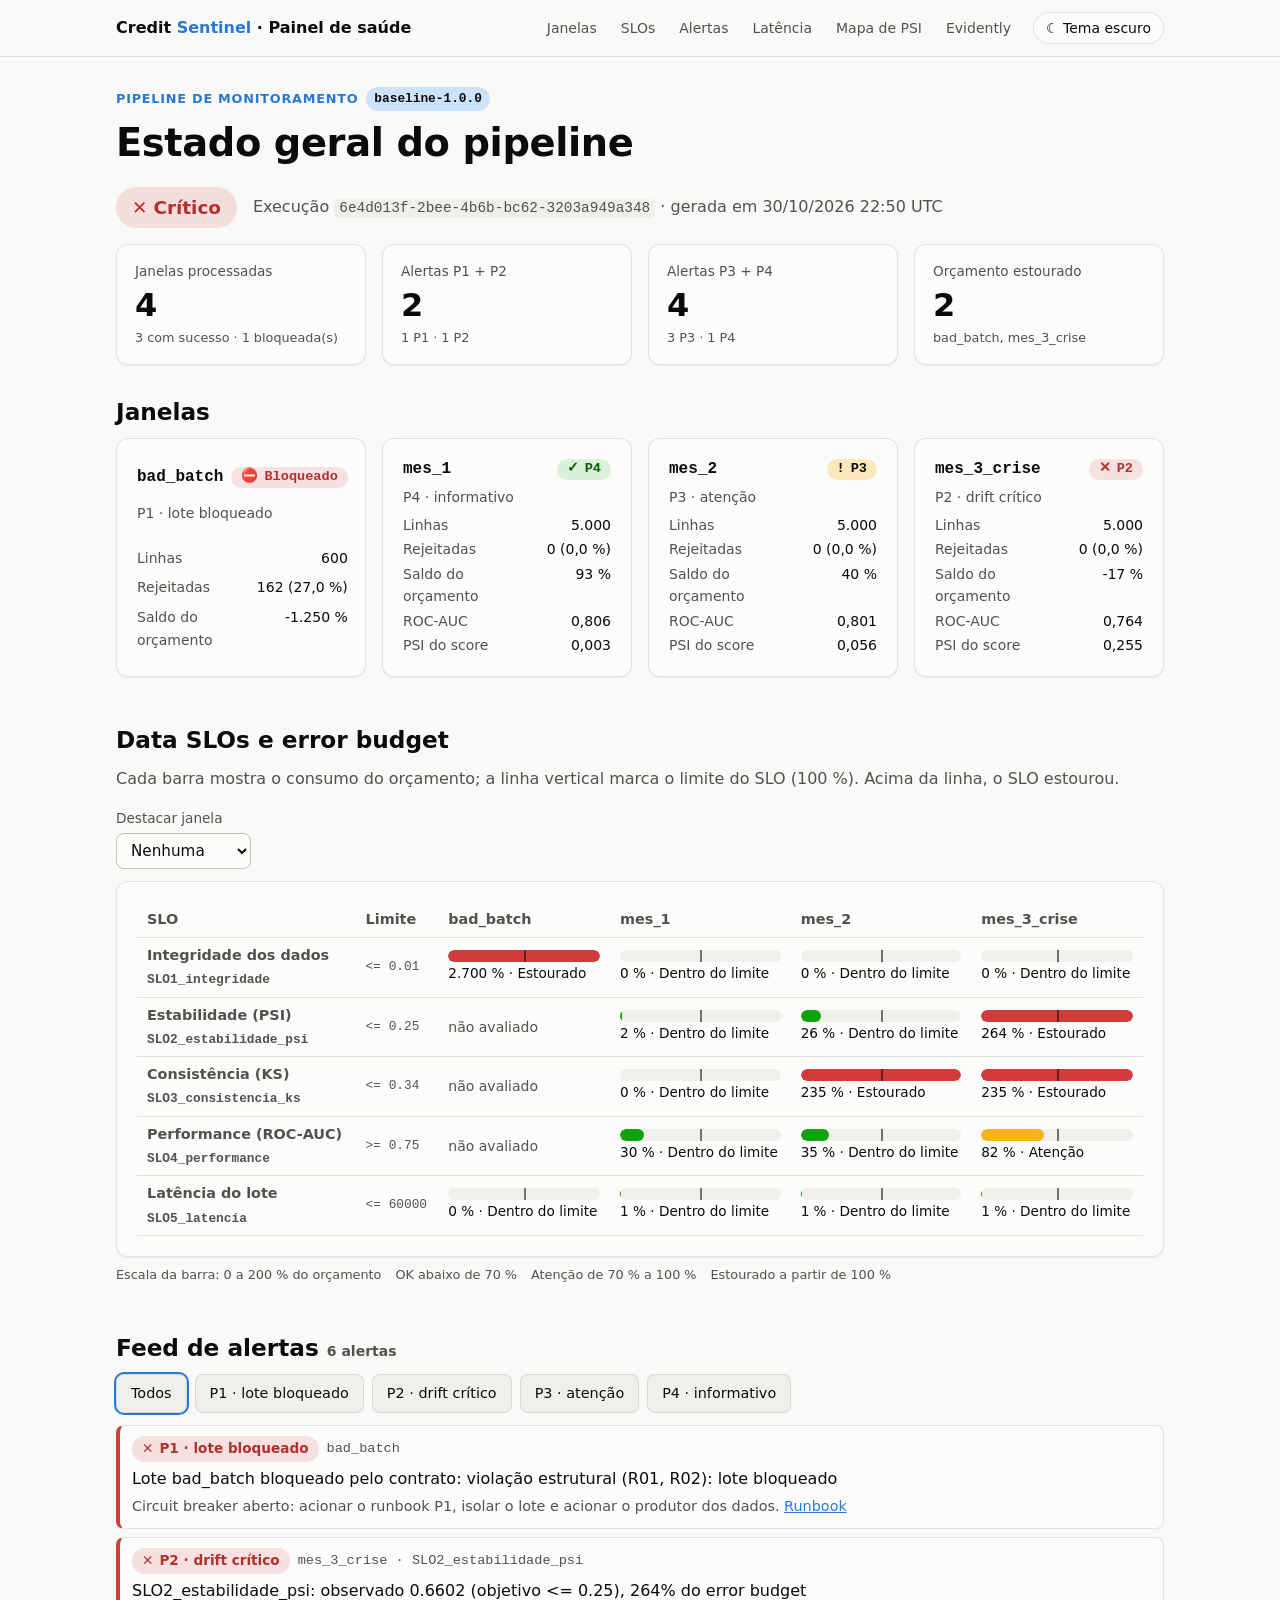
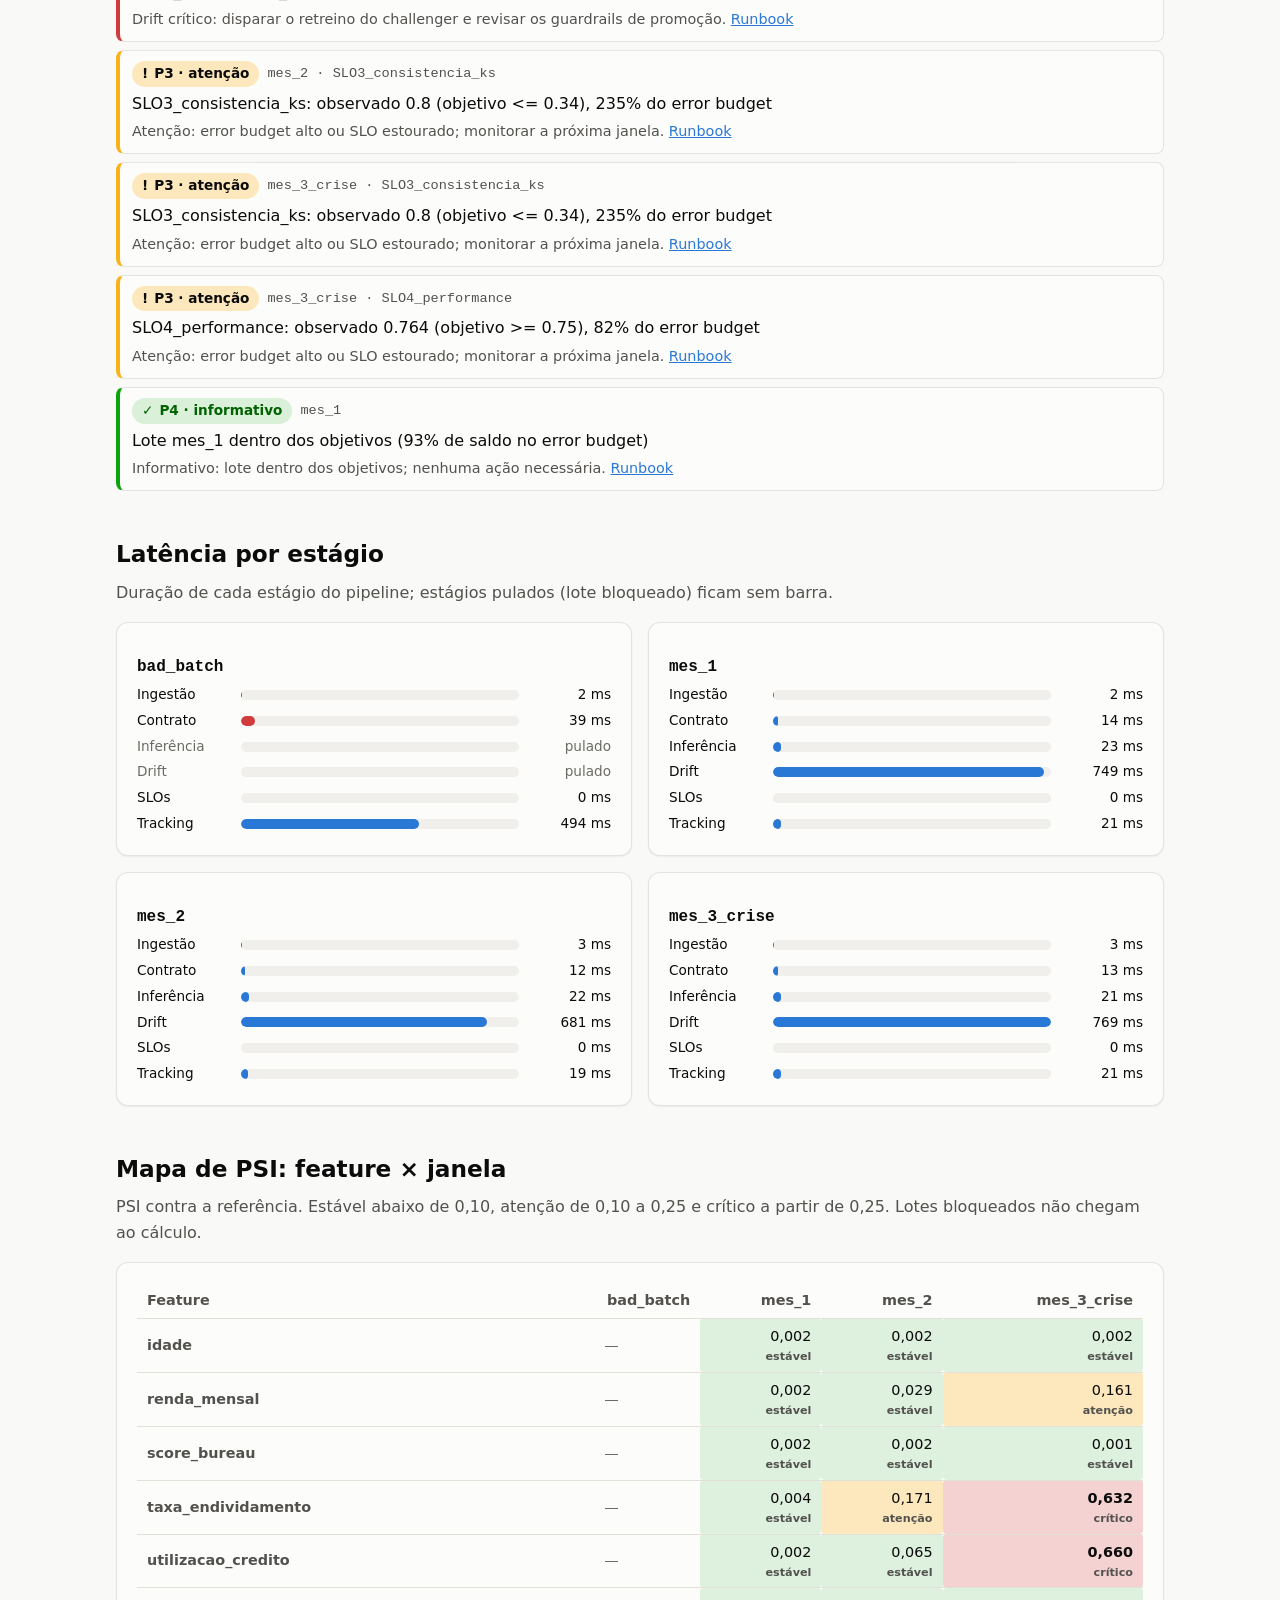
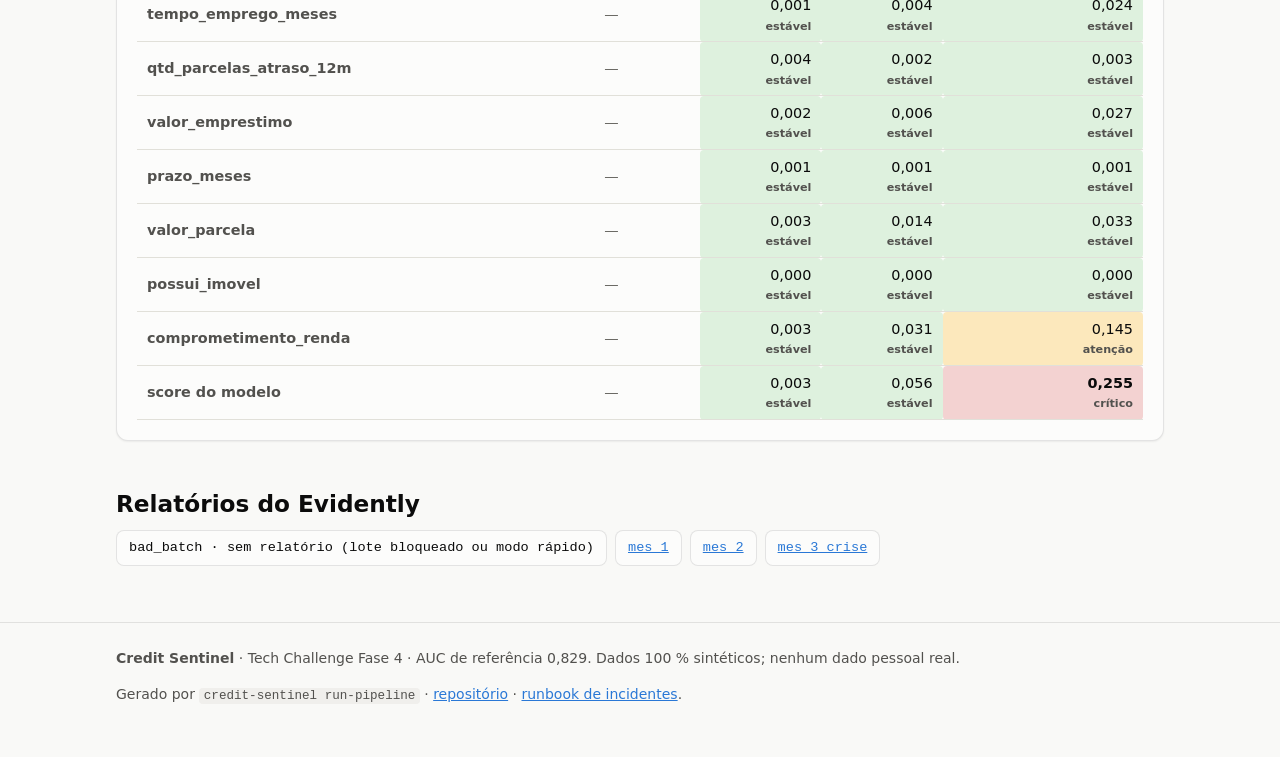
<file: reports/health_dashboard.html>
<!doctype html>
<html lang="pt-BR">
<head>
<meta charset="utf-8">
<meta name="viewport" content="width=device-width, initial-scale=1">
<title>Painel de saúde do pipeline · Credit Sentinel</title>
<meta name="description" content="Estado dos Data SLOs, error budget, alertas e drift por janela do pipeline de monitoramento.">
<link rel="icon" href="data:image/svg+xml,%3Csvg xmlns='http://www.w3.org/2000/svg' viewBox='0 0 32 32'%3E%3Crect width='32' height='32' rx='8' fill='%232a78d6'/%3E%3Cpath d='M9 17l5 5 9-11' stroke='white' stroke-width='3.5' fill='none' stroke-linecap='round' stroke-linejoin='round'/%3E%3C/svg%3E">
<style>
/* Credit Sentinel — páginas didáticas. Tokens por papel; tema escuro selecionado. */
:root {
  color-scheme: light;
  --page: #f9f9f7;
  --surface: #fcfcfb;
  --surface-2: #f0efec;
  --ink: #0b0b0b;
  --ink-2: #52514e;
  --muted: #6b6a65;
  --grid: #e1e0d9;
  --axis: #c3c2b7;
  --border: rgba(11, 11, 11, 0.1);
  --accent: #2a78d6;
  --accent-soft: #cde2fb;
  --series-1: #2a78d6;
  --series-2: #eb6834;
  --good: #0ca30c;
  --good-text: #006300;
  --critical: #d03b3b;
  --critical-text: #b42f2f;
  --warning: #fab219;
  --code-bg: #f0efec;
  --radius: 12px;
  --shadow: 0 1px 2px rgba(11, 11, 11, 0.06);
  --font: system-ui, -apple-system, "Segoe UI", Roboto, sans-serif;
  --mono: ui-monospace, "SF Mono", Menlo, Consolas, monospace;
}
@media (prefers-color-scheme: dark) {
  :root:where(:not([data-theme="light"])) {
    color-scheme: dark;
    --page: #0d0d0d;
    --surface: #1a1a19;
    --surface-2: #262624;
    --ink: #f0efec;
    --ink-2: #c3c2b7;
    --muted: #a3a29b;
    --grid: #2c2c2a;
    --axis: #383835;
    --border: rgba(255, 255, 255, 0.1);
    --accent: #3987e5;
    --accent-soft: #184f95;
    --series-1: #3987e5;
    --series-2: #d95926;
    --good-text: #0ca30c;
    --critical-text: #e66767;
    --code-bg: #262624;
    --shadow: none;
  }
}
:root[data-theme="dark"] {
  color-scheme: dark;
  --page: #0d0d0d;
  --surface: #1a1a19;
  --surface-2: #262624;
  --ink: #f0efec;
  --ink-2: #c3c2b7;
  --muted: #a3a29b;
  --grid: #2c2c2a;
  --axis: #383835;
  --border: rgba(255, 255, 255, 0.1);
  --accent: #3987e5;
  --accent-soft: #184f95;
  --series-1: #3987e5;
  --series-2: #d95926;
  --good-text: #0ca30c;
  --critical-text: #e66767;
  --code-bg: #262624;
  --shadow: none;
}

* { box-sizing: border-box; }
html { -webkit-text-size-adjust: 100%; }
body {
  margin: 0;
  background: var(--page);
  color: var(--ink);
  font: 16px/1.6 var(--font);
  overflow-x: hidden;
}
a { color: var(--accent); }
a:focus-visible, button:focus-visible, input:focus-visible, select:focus-visible {
  outline: 3px solid var(--accent);
  outline-offset: 2px;
}
code, pre { font-family: var(--mono); font-size: 0.9em; }
code { background: var(--code-bg); padding: 0.1em 0.35em; border-radius: 4px; }
h1, h2, h3 { line-height: 1.25; margin: 0 0 0.5em; }
h1 { font-size: clamp(1.7rem, 4vw, 2.4rem); letter-spacing: -0.01em; }
h2 { font-size: 1.45rem; }
h3 { font-size: 1.1rem; }
p { margin: 0 0 1em; }
.wrap { max-width: 1080px; margin: 0 auto; padding: 0 16px; }
.muted { color: var(--ink-2); }
.small { font-size: 0.875rem; }
.num { font-variant-numeric: tabular-nums; }

/* Cabeçalho e navegação */
.site-header {
  position: sticky; top: 0; z-index: 10;
  background: color-mix(in srgb, var(--page) 92%, transparent);
  backdrop-filter: blur(6px);
  border-bottom: 1px solid var(--border);
}
.site-header .wrap { display: flex; align-items: center; gap: 12px; min-height: 56px; flex-wrap: wrap; }
.brand { font-weight: 700; color: var(--ink); text-decoration: none; margin-right: auto; }
.brand span { color: var(--accent); }
.nav { display: flex; gap: 4px; flex-wrap: wrap; }
.nav a, .nav span {
  padding: 4px 10px; border-radius: 999px; font-size: 0.875rem; text-decoration: none; color: var(--ink-2);
}
.nav a:hover { background: var(--surface-2); color: var(--ink); }
.nav a[aria-current="page"] { background: var(--accent); color: #fff; }
.nav span { opacity: 0.55; }
.theme-toggle {
  border: 1px solid var(--border); background: var(--surface); color: var(--ink);
  border-radius: 999px; padding: 4px 12px; font: inherit; font-size: 0.875rem; cursor: pointer;
}

/* Hero */
.hero { padding: 40px 0 24px; }
.eyebrow {
  display: inline-flex; gap: 8px; align-items: center; font-size: 0.8rem; font-weight: 600;
  text-transform: uppercase; letter-spacing: 0.06em; color: var(--accent); margin-bottom: 8px;
}
.tag { white-space: nowrap; font-family: var(--mono); background: var(--accent-soft); color: var(--ink); padding: 2px 8px; border-radius: 999px; text-transform: none; letter-spacing: 0; }
.lead { font-size: 1.125rem; color: var(--ink-2); max-width: 70ch; }

/* Seções e cartões */
section { padding: 24px 0; }
.panel {
  background: var(--surface); border: 1px solid var(--border); border-radius: var(--radius);
  padding: 20px; box-shadow: var(--shadow);
}
.grid { display: grid; gap: 16px; }
.grid-2 { grid-template-columns: repeat(auto-fit, minmax(min(100%, 420px), 1fr)); }
.grid-3 { grid-template-columns: repeat(auto-fit, minmax(min(100%, 280px), 1fr)); }
.grid-4 { grid-template-columns: repeat(auto-fit, minmax(min(100%, 200px), 1fr)); }
.card h3 { margin-bottom: 0.35em; }
.card p:last-child { margin-bottom: 0; }
.rubric { font-size: 0.75rem; font-weight: 600; color: var(--ink-2); text-transform: uppercase; letter-spacing: 0.05em; }

/* KPIs */
.kpi { padding: 16px 18px; }
.kpi .label { font-size: 0.85rem; color: var(--ink-2); }
.kpi .value { font-size: 2rem; font-weight: 700; line-height: 1.15; margin: 4px 0; }
.kpi .note { font-size: 0.8rem; color: var(--ink-2); }

/* Status: cor reservada + ícone + rótulo, nunca cor sozinha */
.status { display: inline-flex; align-items: center; gap: 6px; font-weight: 700; padding: 2px 10px; border-radius: 999px; font-size: 0.85rem; }
.status::before { font-weight: 700; }
.status.ok { color: var(--good-text); background: color-mix(in srgb, var(--good) 14%, transparent); }
.status.ok::before { content: "✓"; }
.status.fail { color: var(--critical-text); background: color-mix(in srgb, var(--critical) 14%, transparent); }
.status.fail::before { content: "✕"; }
.status.na { color: var(--ink-2); background: var(--surface-2); }
.status.na::before { content: "—"; }

/* Formulários e botões */
.controls { display: flex; flex-wrap: wrap; gap: 8px; align-items: center; margin-bottom: 12px; }
.btn {
  border: 1px solid var(--border); background: var(--surface-2); color: var(--ink);
  padding: 7px 14px; border-radius: 8px; font: inherit; font-size: 0.9rem; cursor: pointer;
}
.btn:hover { border-color: var(--accent); }
.btn.primary { background: var(--accent); border-color: var(--accent); color: #fff; }
.btn[aria-pressed="true"] { outline: 2px solid var(--accent); }
.field { display: flex; flex-direction: column; gap: 4px; font-size: 0.85rem; color: var(--ink-2); }
.field input, .field select, select.select {
  font: inherit; font-size: 0.95rem; color: var(--ink); background: var(--surface);
  border: 1px solid var(--axis); border-radius: 8px; padding: 7px 10px; min-width: 0;
}
.form-grid { display: grid; gap: 12px; grid-template-columns: repeat(auto-fit, minmax(min(100%, 170px), 1fr)); }
input[type="range"] { width: 100%; accent-color: var(--accent); }

/* Listas de regras e inventário */
.rule-list { list-style: none; margin: 0; padding: 0; display: grid; gap: 6px; }
.rule-list li {
  display: grid; grid-template-columns: 52px 1fr auto; gap: 10px; align-items: center;
  padding: 8px 10px; border: 1px solid var(--border); border-radius: 8px; background: var(--surface);
}
.rule-id { font-family: var(--mono); font-weight: 700; }
.verdict { margin-top: 12px; padding: 12px; border-radius: 8px; background: var(--surface-2); }

.progress { height: 10px; background: var(--surface-2); border-radius: 999px; overflow: hidden; margin: 8px 0 12px; }
.progress > span { display: block; height: 100%; width: 0; background: var(--accent); transition: width 0.3s ease; }
.progress.fail > span { background: var(--critical); }
.progress.ok > span { background: var(--good); }
.log { list-style: none; margin: 0; padding: 0; display: grid; gap: 4px; font-family: var(--mono); font-size: 0.82rem; }
.log li { padding: 6px 10px; border-left: 3px solid var(--axis); background: var(--surface-2); border-radius: 4px; }
.log li.structural { border-left-color: var(--critical); }

/* Gráficos e tabelas */
figure.chart { margin: 0; }
.chart-box { position: relative; height: 260px; }
.chart-box.tall { height: 340px; }
figure.chart figcaption { font-size: 0.85rem; color: var(--ink-2); margin-top: 6px; }
.table-wrap { overflow-x: auto; }
table { border-collapse: collapse; width: 100%; font-size: 0.9rem; }
th, td { text-align: left; padding: 6px 10px; border-bottom: 1px solid var(--grid); }
th { color: var(--ink-2); font-weight: 600; }
td.num, th.num { text-align: right; font-variant-numeric: tabular-nums; }
.matrix { display: grid; grid-template-columns: auto 1fr 1fr; gap: 4px; font-size: 0.9rem; max-width: 420px; }
.matrix div { padding: 8px; border-radius: 6px; background: var(--surface-2); text-align: center; }
.matrix .head { background: transparent; color: var(--ink-2); font-size: 0.8rem; }
.matrix strong { display: block; font-size: 1.2rem; font-variant-numeric: tabular-nums; }

/* Comandos */
.cmd { display: flex; gap: 8px; align-items: stretch; margin-bottom: 8px; }
.cmd pre { flex: 1; margin: 0; padding: 10px 12px; background: var(--code-bg); border-radius: 8px; overflow-x: auto; }
.checklist { list-style: none; margin: 0; padding: 0; display: grid; gap: 8px; }
.checklist li { display: grid; grid-template-columns: auto 1fr; gap: 10px; align-items: start; }
.checklist .evidence { font-size: 0.85rem; color: var(--ink-2); }
.hash { font-family: var(--mono); font-size: 0.8rem; word-break: break-all; }

.site-footer { border-top: 1px solid var(--border); margin-top: 32px; padding: 24px 0 40px; color: var(--ink-2); font-size: 0.875rem; }

@media (prefers-reduced-motion: reduce) {
  *, *::before, *::after { transition: none !important; animation: none !important; scroll-behavior: auto !important; }
}
@media (max-width: 560px) {
  .rule-list li { grid-template-columns: 44px 1fr; }
  .rule-list li .status { grid-column: 2; justify-self: start; }
  .kpi .value { font-size: 1.6rem; }
}

/* Painel de saúde do pipeline: gauges em CSS, mapa de PSI e feed de alertas. */
.dash-hero { padding: 28px 0 8px; }
.overall { display: flex; flex-wrap: wrap; gap: 16px; align-items: center; }
.overall .badge { font-size: 1.15rem; padding: 6px 16px; }
.badge { display: inline-flex; align-items: center; gap: 6px; font-weight: 700; border-radius: 999px; padding: 2px 10px; font-size: 0.85rem; }
.badge::before { font-weight: 700; }
.badge.estavel { color: var(--good-text); background: color-mix(in srgb, var(--good) 14%, transparent); }
.badge.estavel::before { content: "✓"; }
.badge.atencao { color: var(--ink); background: color-mix(in srgb, var(--warning) 28%, transparent); }
.badge.atencao::before { content: "!"; }
.badge.critico { color: var(--critical-text); background: color-mix(in srgb, var(--critical) 14%, transparent); }
.badge.critico::before { content: "✕"; }
.badge.bloqueado { color: var(--critical-text); background: color-mix(in srgb, var(--critical) 14%, transparent); }
.badge.bloqueado::before { content: "⛔"; }

.win-card { display: grid; gap: 6px; }
.win-card h3 { display: flex; justify-content: space-between; gap: 8px; align-items: center; margin: 0; font-family: var(--mono); font-size: 1rem; }
.win-card dl { margin: 0; display: grid; grid-template-columns: auto 1fr; gap: 2px 12px; font-size: 0.875rem; }
.win-card dt { color: var(--ink-2); }
.win-card dd { margin: 0; text-align: right; font-variant-numeric: tabular-nums; }

.gauge { position: relative; height: 12px; border-radius: 999px; background: var(--surface-2); overflow: hidden; min-width: 110px; }
.gauge .fill { position: absolute; inset: 0 auto 0 0; border-radius: 999px; background: var(--good); }
.gauge.warn .fill { background: var(--warning); }
.gauge.breached .fill { background: var(--critical); }
.gauge .limit { position: absolute; top: 0; bottom: 0; left: 50%; width: 2px; background: var(--ink); opacity: 0.55; }
.gauge-cell { min-width: 150px; }
.gauge-text { font-variant-numeric: tabular-nums; font-size: 0.85rem; }
.slo-name { font-weight: 600; }
.slo-limit { font-family: var(--mono); font-size: 0.8rem; color: var(--ink-2); }
th.is-selected, td.is-selected { background: color-mix(in srgb, var(--accent) 10%, transparent); }
.legend { display: flex; gap: 14px; flex-wrap: wrap; font-size: 0.8rem; color: var(--ink-2); margin: 8px 0 0; }

.psi { text-align: right; font-variant-numeric: tabular-nums; border-radius: 4px; }
.psi.estavel { background: color-mix(in srgb, var(--good) 12%, transparent); }
.psi.atencao { background: color-mix(in srgb, var(--warning) 28%, transparent); }
.psi.critico { background: color-mix(in srgb, var(--critical) 22%, transparent); font-weight: 700; }
.psi.nd { color: var(--muted); text-align: center; }
.psi .tag-level { display: block; font-size: 0.7rem; font-weight: 600; color: var(--ink-2); }

.feed { list-style: none; margin: 0; padding: 0; display: grid; gap: 8px; }
.feed li { display: grid; gap: 4px; padding: 10px 12px; border: 1px solid var(--border); border-left-width: 4px; border-radius: 8px; background: var(--surface); }
.feed li[data-severity="P1"], .feed li[data-severity="P2"] { border-left-color: var(--critical); }
.feed li[data-severity="P3"] { border-left-color: var(--warning); }
.feed li[data-severity="P4"] { border-left-color: var(--good); }
.feed .head { display: flex; flex-wrap: wrap; gap: 8px; align-items: center; }
.feed .where { font-family: var(--mono); font-size: 0.85rem; color: var(--ink-2); }
.feed .action { font-size: 0.9rem; color: var(--ink-2); }

.stage-bars { display: grid; gap: 4px; }
.stage-row { display: grid; grid-template-columns: 96px 1fr 84px; gap: 8px; align-items: center; font-size: 0.85rem; }
.stage-row .bar { height: 10px; background: var(--surface-2); border-radius: 999px; overflow: hidden; }
.stage-row .bar > span { display: block; height: 100%; background: var(--series-1); border-radius: 999px; }
.stage-row.skipped { color: var(--muted); }
.stage-row.blocked .bar > span { background: var(--critical); }
.stage-row .ms { text-align: right; font-variant-numeric: tabular-nums; }
.window-title { font-family: var(--mono); font-weight: 700; margin: 12px 0 4px; }
.link-list { list-style: none; margin: 0; padding: 0; display: flex; flex-wrap: wrap; gap: 8px; }
.link-list li { padding: 6px 12px; border: 1px solid var(--border); border-radius: 8px; background: var(--surface); font-family: var(--mono); font-size: 0.85rem; }
.quick-note { padding: 10px 14px; border-radius: 8px; background: color-mix(in srgb, var(--warning) 22%, transparent); margin: 12px 0; }

/* `hidden` precisa vencer os `display` dos componentes (filtro de alertas). */
[hidden] { display: none !important; }
.win-card dd { white-space: nowrap; }

</style>
</head>
<body>
<header class="site-header">
  <div class="wrap">
    <span class="brand">Credit <span>Sentinel</span> · Painel de saúde</span>
    <nav class="nav" aria-label="Seções">
      <a href="#janelas">Janelas</a>
      <a href="#slos">SLOs</a>
      <a href="#alertas">Alertas</a>
      <a href="#latencia">Latência</a>
      <a href="#mapa-psi">Mapa de PSI</a>
      <a href="#evidently">Evidently</a>
    </nav>
    <button class="theme-toggle" type="button" aria-label="Alternar tema claro e escuro">☾ Tema escuro</button>
  </div>
</header>
<main class="wrap">
<section id="status-geral" class="dash-hero" aria-labelledby="titulo-geral">
  <p class="eyebrow">Pipeline de monitoramento <span class="tag">baseline-1.0.0</span></p>
  <h1 id="titulo-geral">Estado geral do pipeline</h1>
  <div class="overall">
    <span class="badge critico">Crítico</span>
    <span class="muted">Execução <code>6e4d013f-2bee-4b6b-bc62-3203a949a348</code> · gerada em 30/10/2026 22:50 UTC</span>
  </div>
  <div class="grid grid-4" style="margin-top:16px">
    <div class="panel kpi"><div class="label">Janelas processadas</div><div class="value num">4</div><div class="note">3 com sucesso · 1 bloqueada(s)</div></div>
    <div class="panel kpi"><div class="label">Alertas P1 + P2</div><div class="value num">2</div><div class="note">1 P1 · 1 P2</div></div>
    <div class="panel kpi"><div class="label">Alertas P3 + P4</div><div class="value num">4</div><div class="note">3 P3 · 1 P4</div></div>
    <div class="panel kpi"><div class="label">Orçamento estourado</div><div class="value num">2</div><div class="note">bad_batch, mes_3_crise</div></div>
  </div>
</section>

<section id="janelas" aria-labelledby="titulo-janelas">
  <h2 id="titulo-janelas">Janelas</h2>
  <div class="grid grid-4">
    <article class="panel win-card" data-window="bad_batch">
      <h3>bad_batch
<span class="badge bloqueado">Bloqueado</span>
      </h3>
      <p class="small muted" style="margin:0">P1 · lote bloqueado</p>
      <dl>
        <dt>Linhas</dt><dd>600</dd>
        <dt>Rejeitadas</dt><dd>162 (27,0 %)</dd>
        <dt>Saldo do orçamento</dt><dd>-1.250 %</dd>
      </dl>
    </article>
    <article class="panel win-card" data-window="mes_1">
      <h3>mes_1
<span class="badge estavel">P4</span>      </h3>
      <p class="small muted" style="margin:0">P4 · informativo</p>
      <dl>
        <dt>Linhas</dt><dd>5.000</dd>
        <dt>Rejeitadas</dt><dd>0 (0,0 %)</dd>
        <dt>Saldo do orçamento</dt><dd>93 %</dd>
<dt>ROC-AUC</dt><dd>0,806</dd><dt>PSI do score</dt><dd>0,003</dd>      </dl>
    </article>
    <article class="panel win-card" data-window="mes_2">
      <h3>mes_2
<span class="badge atencao">P3</span>      </h3>
      <p class="small muted" style="margin:0">P3 · atenção</p>
      <dl>
        <dt>Linhas</dt><dd>5.000</dd>
        <dt>Rejeitadas</dt><dd>0 (0,0 %)</dd>
        <dt>Saldo do orçamento</dt><dd>40 %</dd>
<dt>ROC-AUC</dt><dd>0,801</dd><dt>PSI do score</dt><dd>0,056</dd>      </dl>
    </article>
    <article class="panel win-card" data-window="mes_3_crise">
      <h3>mes_3_crise
<span class="badge critico">P2</span>      </h3>
      <p class="small muted" style="margin:0">P2 · drift crítico</p>
      <dl>
        <dt>Linhas</dt><dd>5.000</dd>
        <dt>Rejeitadas</dt><dd>0 (0,0 %)</dd>
        <dt>Saldo do orçamento</dt><dd>-17 %</dd>
<dt>ROC-AUC</dt><dd>0,764</dd><dt>PSI do score</dt><dd>0,255</dd>      </dl>
    </article>
  </div>
</section>

<section id="slos" aria-labelledby="titulo-slos">
  <h2 id="titulo-slos">Data SLOs e error budget</h2>
  <p class="muted">Cada barra mostra o consumo do orçamento; a linha vertical marca o limite do SLO (100 %). Acima da linha, o SLO estourou.</p>
  <div class="controls">
    <label class="field" for="window-picker">Destacar janela
      <select id="window-picker" class="select">
        <option value="">Nenhuma</option>
<option value="bad_batch">bad_batch</option><option value="mes_1">mes_1</option><option value="mes_2">mes_2</option><option value="mes_3_crise">mes_3_crise</option>      </select>
    </label>
  </div>
  <div class="panel table-wrap">
    <table>
      <thead>
        <tr><th scope="col">SLO</th><th scope="col">Limite</th>
<th scope="col" data-window="bad_batch">bad_batch</th><th scope="col" data-window="mes_1">mes_1</th><th scope="col" data-window="mes_2">mes_2</th><th scope="col" data-window="mes_3_crise">mes_3_crise</th></tr>
      </thead>
      <tbody>
        <tr>
          <th scope="row"><span class="slo-name">Integridade dos dados</span><br><span class="slo-limit">SLO1_integridade</span></th>
          <td class="slo-limit">&lt;= 0.01</td>
          <td class="gauge-cell" data-window="bad_batch">
            <div class="gauge breached" role="img" aria-label="Integridade dos dados em bad_batch: 2700 % do orçamento, Estourado">
              <span class="fill" style="width: 100%"></span><span class="limit"></span>
            </div>
            <span class="gauge-text">2.700 % · Estourado</span>
          </td>
          <td class="gauge-cell" data-window="mes_1">
            <div class="gauge ok" role="img" aria-label="Integridade dos dados em mes_1: 0 % do orçamento, Dentro do limite">
              <span class="fill" style="width: 0.0%"></span><span class="limit"></span>
            </div>
            <span class="gauge-text">0 % · Dentro do limite</span>
          </td>
          <td class="gauge-cell" data-window="mes_2">
            <div class="gauge ok" role="img" aria-label="Integridade dos dados em mes_2: 0 % do orçamento, Dentro do limite">
              <span class="fill" style="width: 0.0%"></span><span class="limit"></span>
            </div>
            <span class="gauge-text">0 % · Dentro do limite</span>
          </td>
          <td class="gauge-cell" data-window="mes_3_crise">
            <div class="gauge ok" role="img" aria-label="Integridade dos dados em mes_3_crise: 0 % do orçamento, Dentro do limite">
              <span class="fill" style="width: 0.0%"></span><span class="limit"></span>
            </div>
            <span class="gauge-text">0 % · Dentro do limite</span>
          </td>
        </tr>
        <tr>
          <th scope="row"><span class="slo-name">Estabilidade (PSI)</span><br><span class="slo-limit">SLO2_estabilidade_psi</span></th>
          <td class="slo-limit">&lt;= 0.25</td>
          <td class="gauge-cell" data-window="bad_batch">
            <span class="muted small">não avaliado</span>
          </td>
          <td class="gauge-cell" data-window="mes_1">
            <div class="gauge ok" role="img" aria-label="Estabilidade (PSI) em mes_1: 2 % do orçamento, Dentro do limite">
              <span class="fill" style="width: 0.9%"></span><span class="limit"></span>
            </div>
            <span class="gauge-text">2 % · Dentro do limite</span>
          </td>
          <td class="gauge-cell" data-window="mes_2">
            <div class="gauge ok" role="img" aria-label="Estabilidade (PSI) em mes_2: 26 % do orçamento, Dentro do limite">
              <span class="fill" style="width: 12.9%"></span><span class="limit"></span>
            </div>
            <span class="gauge-text">26 % · Dentro do limite</span>
          </td>
          <td class="gauge-cell" data-window="mes_3_crise">
            <div class="gauge breached" role="img" aria-label="Estabilidade (PSI) em mes_3_crise: 264 % do orçamento, Estourado">
              <span class="fill" style="width: 100%"></span><span class="limit"></span>
            </div>
            <span class="gauge-text">264 % · Estourado</span>
          </td>
        </tr>
        <tr>
          <th scope="row"><span class="slo-name">Consistência (KS)</span><br><span class="slo-limit">SLO3_consistencia_ks</span></th>
          <td class="slo-limit">&lt;= 0.34</td>
          <td class="gauge-cell" data-window="bad_batch">
            <span class="muted small">não avaliado</span>
          </td>
          <td class="gauge-cell" data-window="mes_1">
            <div class="gauge ok" role="img" aria-label="Consistência (KS) em mes_1: 0 % do orçamento, Dentro do limite">
              <span class="fill" style="width: 0.0%"></span><span class="limit"></span>
            </div>
            <span class="gauge-text">0 % · Dentro do limite</span>
          </td>
          <td class="gauge-cell" data-window="mes_2">
            <div class="gauge breached" role="img" aria-label="Consistência (KS) em mes_2: 235 % do orçamento, Estourado">
              <span class="fill" style="width: 100%"></span><span class="limit"></span>
            </div>
            <span class="gauge-text">235 % · Estourado</span>
          </td>
          <td class="gauge-cell" data-window="mes_3_crise">
            <div class="gauge breached" role="img" aria-label="Consistência (KS) em mes_3_crise: 235 % do orçamento, Estourado">
              <span class="fill" style="width: 100%"></span><span class="limit"></span>
            </div>
            <span class="gauge-text">235 % · Estourado</span>
          </td>
        </tr>
        <tr>
          <th scope="row"><span class="slo-name">Performance (ROC-AUC)</span><br><span class="slo-limit">SLO4_performance</span></th>
          <td class="slo-limit">&gt;= 0.75</td>
          <td class="gauge-cell" data-window="bad_batch">
            <span class="muted small">não avaliado</span>
          </td>
          <td class="gauge-cell" data-window="mes_1">
            <div class="gauge ok" role="img" aria-label="Performance (ROC-AUC) em mes_1: 30 % do orçamento, Dentro do limite">
              <span class="fill" style="width: 14.9%"></span><span class="limit"></span>
            </div>
            <span class="gauge-text">30 % · Dentro do limite</span>
          </td>
          <td class="gauge-cell" data-window="mes_2">
            <div class="gauge ok" role="img" aria-label="Performance (ROC-AUC) em mes_2: 35 % do orçamento, Dentro do limite">
              <span class="fill" style="width: 17.6%"></span><span class="limit"></span>
            </div>
            <span class="gauge-text">35 % · Dentro do limite</span>
          </td>
          <td class="gauge-cell" data-window="mes_3_crise">
            <div class="gauge warn" role="img" aria-label="Performance (ROC-AUC) em mes_3_crise: 82 % do orçamento, Atenção">
              <span class="fill" style="width: 41.1%"></span><span class="limit"></span>
            </div>
            <span class="gauge-text">82 % · Atenção</span>
          </td>
        </tr>
        <tr>
          <th scope="row"><span class="slo-name">Latência do lote</span><br><span class="slo-limit">SLO5_latencia</span></th>
          <td class="slo-limit">&lt;= 60000</td>
          <td class="gauge-cell" data-window="bad_batch">
            <div class="gauge ok" role="img" aria-label="Latência do lote em bad_batch: 0 % do orçamento, Dentro do limite">
              <span class="fill" style="width: 0.0%"></span><span class="limit"></span>
            </div>
            <span class="gauge-text">0 % · Dentro do limite</span>
          </td>
          <td class="gauge-cell" data-window="mes_1">
            <div class="gauge ok" role="img" aria-label="Latência do lote em mes_1: 1 % do orçamento, Dentro do limite">
              <span class="fill" style="width: 0.7%"></span><span class="limit"></span>
            </div>
            <span class="gauge-text">1 % · Dentro do limite</span>
          </td>
          <td class="gauge-cell" data-window="mes_2">
            <div class="gauge ok" role="img" aria-label="Latência do lote em mes_2: 1 % do orçamento, Dentro do limite">
              <span class="fill" style="width: 0.6%"></span><span class="limit"></span>
            </div>
            <span class="gauge-text">1 % · Dentro do limite</span>
          </td>
          <td class="gauge-cell" data-window="mes_3_crise">
            <div class="gauge ok" role="img" aria-label="Latência do lote em mes_3_crise: 1 % do orçamento, Dentro do limite">
              <span class="fill" style="width: 0.7%"></span><span class="limit"></span>
            </div>
            <span class="gauge-text">1 % · Dentro do limite</span>
          </td>
        </tr>
      </tbody>
    </table>
  </div>
  <p class="legend"><span>Escala da barra: 0 a 200 % do orçamento</span><span>OK abaixo de 70 %</span><span>Atenção de 70 % a 100 %</span><span>Estourado a partir de 100 %</span></p>
</section>

<section id="alertas" aria-labelledby="titulo-alertas">
  <h2 id="titulo-alertas">Feed de alertas <span class="muted small" id="alert-count"></span></h2>
  <div class="controls" role="group" aria-label="Filtrar por severidade">
    <button class="btn" type="button" data-filter-severity="todos" aria-pressed="true">Todos</button>
    <button class="btn" type="button" data-filter-severity="P1" aria-pressed="false">P1 · lote bloqueado</button>
    <button class="btn" type="button" data-filter-severity="P2" aria-pressed="false">P2 · drift crítico</button>
    <button class="btn" type="button" data-filter-severity="P3" aria-pressed="false">P3 · atenção</button>
    <button class="btn" type="button" data-filter-severity="P4" aria-pressed="false">P4 · informativo</button>
  </div>
  <ul class="feed">
    <li data-severity="P1" data-window="bad_batch">
      <div class="head">
        <span class="badge critico">P1 · lote bloqueado</span>
        <span class="where">bad_batch</span>
      </div>
      <div>Lote bad_batch bloqueado pelo contrato: violação estrutural (R01, R02): lote bloqueado</div>
      <div class="action">Circuit breaker aberto: acionar o runbook P1, isolar o lote e acionar o produtor dos dados. <a href="https://github.com/humbertosena/fiap-fase4-tech-challenge/blob/main/docs/runbook_incidentes.md#p1-circuit-breaker">Runbook</a></div>
    </li>
    <li data-severity="P2" data-window="mes_3_crise">
      <div class="head">
        <span class="badge critico">P2 · drift crítico</span>
        <span class="where">mes_3_crise · SLO2_estabilidade_psi</span>
      </div>
      <div>SLO2_estabilidade_psi: observado 0.6602 (objetivo &lt;= 0.25), 264% do error budget</div>
      <div class="action">Drift crítico: disparar o retreino do challenger e revisar os guardrails de promoção. <a href="https://github.com/humbertosena/fiap-fase4-tech-challenge/blob/main/docs/runbook_incidentes.md#p2-drift-critico">Runbook</a></div>
    </li>
    <li data-severity="P3" data-window="mes_2">
      <div class="head">
        <span class="badge atencao">P3 · atenção</span>
        <span class="where">mes_2 · SLO3_consistencia_ks</span>
      </div>
      <div>SLO3_consistencia_ks: observado 0.8 (objetivo &lt;= 0.34), 235% do error budget</div>
      <div class="action">Atenção: error budget alto ou SLO estourado; monitorar a próxima janela. <a href="https://github.com/humbertosena/fiap-fase4-tech-challenge/blob/main/docs/runbook_incidentes.md#p3-atencao">Runbook</a></div>
    </li>
    <li data-severity="P3" data-window="mes_3_crise">
      <div class="head">
        <span class="badge atencao">P3 · atenção</span>
        <span class="where">mes_3_crise · SLO3_consistencia_ks</span>
      </div>
      <div>SLO3_consistencia_ks: observado 0.8 (objetivo &lt;= 0.34), 235% do error budget</div>
      <div class="action">Atenção: error budget alto ou SLO estourado; monitorar a próxima janela. <a href="https://github.com/humbertosena/fiap-fase4-tech-challenge/blob/main/docs/runbook_incidentes.md#p3-atencao">Runbook</a></div>
    </li>
    <li data-severity="P3" data-window="mes_3_crise">
      <div class="head">
        <span class="badge atencao">P3 · atenção</span>
        <span class="where">mes_3_crise · SLO4_performance</span>
      </div>
      <div>SLO4_performance: observado 0.764 (objetivo &gt;= 0.75), 82% do error budget</div>
      <div class="action">Atenção: error budget alto ou SLO estourado; monitorar a próxima janela. <a href="https://github.com/humbertosena/fiap-fase4-tech-challenge/blob/main/docs/runbook_incidentes.md#p3-atencao">Runbook</a></div>
    </li>
    <li data-severity="P4" data-window="mes_1">
      <div class="head">
        <span class="badge estavel">P4 · informativo</span>
        <span class="where">mes_1</span>
      </div>
      <div>Lote mes_1 dentro dos objetivos (93% de saldo no error budget)</div>
      <div class="action">Informativo: lote dentro dos objetivos; nenhuma ação necessária. <a href="https://github.com/humbertosena/fiap-fase4-tech-challenge/blob/main/docs/runbook_incidentes.md#p4-informativo">Runbook</a></div>
    </li>
  </ul>
</section>

<section id="latencia" aria-labelledby="titulo-latencia">
  <h2 id="titulo-latencia">Latência por estágio</h2>
  <p class="muted">Duração de cada estágio do pipeline; estágios pulados (lote bloqueado) ficam sem barra.</p>
  <div class="grid grid-2">
    <div class="panel" data-window="bad_batch">
      <div class="window-title">bad_batch</div>
      <div class="stage-bars">
        <div class="stage-row">
          <span>Ingestão</span>
          <span class="bar"><span style="width: 0.3%"></span></span>
          <span class="ms">2 ms</span>
        </div>
        <div class="stage-row blocked">
          <span>Contrato</span>
          <span class="bar"><span style="width: 5.1%"></span></span>
          <span class="ms">39 ms</span>
        </div>
        <div class="stage-row skipped">
          <span>Inferência</span>
          <span class="bar"><span style="width: 0.0%"></span></span>
          <span class="ms">pulado</span>
        </div>
        <div class="stage-row skipped">
          <span>Drift</span>
          <span class="bar"><span style="width: 0.0%"></span></span>
          <span class="ms">pulado</span>
        </div>
        <div class="stage-row">
          <span>SLOs</span>
          <span class="bar"><span style="width: 0.0%"></span></span>
          <span class="ms">0 ms</span>
        </div>
        <div class="stage-row">
          <span>Tracking</span>
          <span class="bar"><span style="width: 64.2%"></span></span>
          <span class="ms">494 ms</span>
        </div>
      </div>
    </div>
    <div class="panel" data-window="mes_1">
      <div class="window-title">mes_1</div>
      <div class="stage-bars">
        <div class="stage-row">
          <span>Ingestão</span>
          <span class="bar"><span style="width: 0.3%"></span></span>
          <span class="ms">2 ms</span>
        </div>
        <div class="stage-row">
          <span>Contrato</span>
          <span class="bar"><span style="width: 1.8%"></span></span>
          <span class="ms">14 ms</span>
        </div>
        <div class="stage-row">
          <span>Inferência</span>
          <span class="bar"><span style="width: 3.0%"></span></span>
          <span class="ms">23 ms</span>
        </div>
        <div class="stage-row">
          <span>Drift</span>
          <span class="bar"><span style="width: 97.4%"></span></span>
          <span class="ms">749 ms</span>
        </div>
        <div class="stage-row">
          <span>SLOs</span>
          <span class="bar"><span style="width: 0.0%"></span></span>
          <span class="ms">0 ms</span>
        </div>
        <div class="stage-row">
          <span>Tracking</span>
          <span class="bar"><span style="width: 2.7%"></span></span>
          <span class="ms">21 ms</span>
        </div>
      </div>
    </div>
    <div class="panel" data-window="mes_2">
      <div class="window-title">mes_2</div>
      <div class="stage-bars">
        <div class="stage-row">
          <span>Ingestão</span>
          <span class="bar"><span style="width: 0.4%"></span></span>
          <span class="ms">3 ms</span>
        </div>
        <div class="stage-row">
          <span>Contrato</span>
          <span class="bar"><span style="width: 1.6%"></span></span>
          <span class="ms">12 ms</span>
        </div>
        <div class="stage-row">
          <span>Inferência</span>
          <span class="bar"><span style="width: 2.9%"></span></span>
          <span class="ms">22 ms</span>
        </div>
        <div class="stage-row">
          <span>Drift</span>
          <span class="bar"><span style="width: 88.6%"></span></span>
          <span class="ms">681 ms</span>
        </div>
        <div class="stage-row">
          <span>SLOs</span>
          <span class="bar"><span style="width: 0.0%"></span></span>
          <span class="ms">0 ms</span>
        </div>
        <div class="stage-row">
          <span>Tracking</span>
          <span class="bar"><span style="width: 2.5%"></span></span>
          <span class="ms">19 ms</span>
        </div>
      </div>
    </div>
    <div class="panel" data-window="mes_3_crise">
      <div class="window-title">mes_3_crise</div>
      <div class="stage-bars">
        <div class="stage-row">
          <span>Ingestão</span>
          <span class="bar"><span style="width: 0.4%"></span></span>
          <span class="ms">3 ms</span>
        </div>
        <div class="stage-row">
          <span>Contrato</span>
          <span class="bar"><span style="width: 1.7%"></span></span>
          <span class="ms">13 ms</span>
        </div>
        <div class="stage-row">
          <span>Inferência</span>
          <span class="bar"><span style="width: 2.7%"></span></span>
          <span class="ms">21 ms</span>
        </div>
        <div class="stage-row">
          <span>Drift</span>
          <span class="bar"><span style="width: 100.0%"></span></span>
          <span class="ms">769 ms</span>
        </div>
        <div class="stage-row">
          <span>SLOs</span>
          <span class="bar"><span style="width: 0.0%"></span></span>
          <span class="ms">0 ms</span>
        </div>
        <div class="stage-row">
          <span>Tracking</span>
          <span class="bar"><span style="width: 2.7%"></span></span>
          <span class="ms">21 ms</span>
        </div>
      </div>
    </div>
  </div>
</section>

<section id="mapa-psi" aria-labelledby="titulo-psi">
  <h2 id="titulo-psi">Mapa de PSI: feature × janela</h2>
  <p class="muted">PSI contra a referência. Estável abaixo de 0,10, atenção de 0,10 a 0,25 e crítico a partir de 0,25. Lotes bloqueados não chegam ao cálculo.</p>
  <div class="panel table-wrap">
    <table>
      <thead>
        <tr><th scope="col">Feature</th><th scope="col" class="num" data-window="bad_batch">bad_batch</th><th scope="col" class="num" data-window="mes_1">mes_1</th><th scope="col" class="num" data-window="mes_2">mes_2</th><th scope="col" class="num" data-window="mes_3_crise">mes_3_crise</th></tr>
      </thead>
      <tbody>
        <tr>
          <th scope="row">idade</th>
          <td class="psi nd" data-window="bad_batch" title="sem cálculo nesta janela">—</td>
          <td class="psi estavel" data-window="mes_1">0,002<span class="tag-level">estável</span></td>
          <td class="psi estavel" data-window="mes_2">0,002<span class="tag-level">estável</span></td>
          <td class="psi estavel" data-window="mes_3_crise">0,002<span class="tag-level">estável</span></td>
        </tr>
        <tr>
          <th scope="row">renda_mensal</th>
          <td class="psi nd" data-window="bad_batch" title="sem cálculo nesta janela">—</td>
          <td class="psi estavel" data-window="mes_1">0,002<span class="tag-level">estável</span></td>
          <td class="psi estavel" data-window="mes_2">0,029<span class="tag-level">estável</span></td>
          <td class="psi atencao" data-window="mes_3_crise">0,161<span class="tag-level">atenção</span></td>
        </tr>
        <tr>
          <th scope="row">score_bureau</th>
          <td class="psi nd" data-window="bad_batch" title="sem cálculo nesta janela">—</td>
          <td class="psi estavel" data-window="mes_1">0,002<span class="tag-level">estável</span></td>
          <td class="psi estavel" data-window="mes_2">0,002<span class="tag-level">estável</span></td>
          <td class="psi estavel" data-window="mes_3_crise">0,001<span class="tag-level">estável</span></td>
        </tr>
        <tr>
          <th scope="row">taxa_endividamento</th>
          <td class="psi nd" data-window="bad_batch" title="sem cálculo nesta janela">—</td>
          <td class="psi estavel" data-window="mes_1">0,004<span class="tag-level">estável</span></td>
          <td class="psi atencao" data-window="mes_2">0,171<span class="tag-level">atenção</span></td>
          <td class="psi critico" data-window="mes_3_crise">0,632<span class="tag-level">crítico</span></td>
        </tr>
        <tr>
          <th scope="row">utilizacao_credito</th>
          <td class="psi nd" data-window="bad_batch" title="sem cálculo nesta janela">—</td>
          <td class="psi estavel" data-window="mes_1">0,002<span class="tag-level">estável</span></td>
          <td class="psi estavel" data-window="mes_2">0,065<span class="tag-level">estável</span></td>
          <td class="psi critico" data-window="mes_3_crise">0,660<span class="tag-level">crítico</span></td>
        </tr>
        <tr>
          <th scope="row">tempo_emprego_meses</th>
          <td class="psi nd" data-window="bad_batch" title="sem cálculo nesta janela">—</td>
          <td class="psi estavel" data-window="mes_1">0,001<span class="tag-level">estável</span></td>
          <td class="psi estavel" data-window="mes_2">0,004<span class="tag-level">estável</span></td>
          <td class="psi estavel" data-window="mes_3_crise">0,024<span class="tag-level">estável</span></td>
        </tr>
        <tr>
          <th scope="row">qtd_parcelas_atraso_12m</th>
          <td class="psi nd" data-window="bad_batch" title="sem cálculo nesta janela">—</td>
          <td class="psi estavel" data-window="mes_1">0,004<span class="tag-level">estável</span></td>
          <td class="psi estavel" data-window="mes_2">0,002<span class="tag-level">estável</span></td>
          <td class="psi estavel" data-window="mes_3_crise">0,003<span class="tag-level">estável</span></td>
        </tr>
        <tr>
          <th scope="row">valor_emprestimo</th>
          <td class="psi nd" data-window="bad_batch" title="sem cálculo nesta janela">—</td>
          <td class="psi estavel" data-window="mes_1">0,002<span class="tag-level">estável</span></td>
          <td class="psi estavel" data-window="mes_2">0,006<span class="tag-level">estável</span></td>
          <td class="psi estavel" data-window="mes_3_crise">0,027<span class="tag-level">estável</span></td>
        </tr>
        <tr>
          <th scope="row">prazo_meses</th>
          <td class="psi nd" data-window="bad_batch" title="sem cálculo nesta janela">—</td>
          <td class="psi estavel" data-window="mes_1">0,001<span class="tag-level">estável</span></td>
          <td class="psi estavel" data-window="mes_2">0,001<span class="tag-level">estável</span></td>
          <td class="psi estavel" data-window="mes_3_crise">0,001<span class="tag-level">estável</span></td>
        </tr>
        <tr>
          <th scope="row">valor_parcela</th>
          <td class="psi nd" data-window="bad_batch" title="sem cálculo nesta janela">—</td>
          <td class="psi estavel" data-window="mes_1">0,003<span class="tag-level">estável</span></td>
          <td class="psi estavel" data-window="mes_2">0,014<span class="tag-level">estável</span></td>
          <td class="psi estavel" data-window="mes_3_crise">0,033<span class="tag-level">estável</span></td>
        </tr>
        <tr>
          <th scope="row">possui_imovel</th>
          <td class="psi nd" data-window="bad_batch" title="sem cálculo nesta janela">—</td>
          <td class="psi estavel" data-window="mes_1">0,000<span class="tag-level">estável</span></td>
          <td class="psi estavel" data-window="mes_2">0,000<span class="tag-level">estável</span></td>
          <td class="psi estavel" data-window="mes_3_crise">0,000<span class="tag-level">estável</span></td>
        </tr>
        <tr>
          <th scope="row">comprometimento_renda</th>
          <td class="psi nd" data-window="bad_batch" title="sem cálculo nesta janela">—</td>
          <td class="psi estavel" data-window="mes_1">0,003<span class="tag-level">estável</span></td>
          <td class="psi estavel" data-window="mes_2">0,031<span class="tag-level">estável</span></td>
          <td class="psi atencao" data-window="mes_3_crise">0,145<span class="tag-level">atenção</span></td>
        </tr>
        <tr>
          <th scope="row">score do modelo</th>
          <td class="psi nd" data-window="bad_batch" title="sem cálculo nesta janela">—</td>
          <td class="psi estavel" data-window="mes_1">0,003<span class="tag-level">estável</span></td>
          <td class="psi estavel" data-window="mes_2">0,056<span class="tag-level">estável</span></td>
          <td class="psi critico" data-window="mes_3_crise">0,255<span class="tag-level">crítico</span></td>
        </tr>
      </tbody>
    </table>
  </div>
</section>

<section id="evidently" aria-labelledby="titulo-evidently">
  <h2 id="titulo-evidently">Relatórios do Evidently</h2>
  <ul class="link-list">
    <li data-window="bad_batch">bad_batch · sem relatório (lote bloqueado ou modo rápido)</li>
    <li data-window="mes_1"><a href="evidently/mes_1_drift_report.html">mes_1</a></li>
    <li data-window="mes_2"><a href="evidently/mes_2_drift_report.html">mes_2</a></li>
    <li data-window="mes_3_crise"><a href="evidently/mes_3_crise_drift_report.html">mes_3_crise</a></li>
  </ul>
</section>
</main>
<footer class="site-footer">
  <div class="wrap">
    <p><strong>Credit Sentinel</strong> · Tech Challenge Fase 4 · AUC de referência 0,829. Dados 100 % sintéticos; nenhum dado pessoal real.</p>
    <p>Gerado por <code>credit-sentinel run-pipeline</code> · <a href="https://github.com/humbertosena/fiap-fase4-tech-challenge">repositório</a> · <a href="https://github.com/humbertosena/fiap-fase4-tech-challenge/blob/main/docs/runbook_incidentes.md">runbook de incidentes</a>.</p>
  </div>
</footer>
<script>
/* Credit Sentinel — utilitários comuns das páginas didáticas (JS vanilla). */
(function () {
  "use strict";
  const root = document.documentElement;
  const payloadNode = document.getElementById("payload");
  const payload = payloadNode ? JSON.parse(payloadNode.textContent) : {};
  const reducedMotion = window.matchMedia("(prefers-reduced-motion: reduce)").matches;
  const charts = [];

  const store = {
    get(key) { try { return window.localStorage.getItem(key); } catch (e) { return null; } },
    set(key, value) { try { window.localStorage.setItem(key, value); } catch (e) { /* sem armazenamento */ } },
  };

  const nf = (digits) => new Intl.NumberFormat("pt-BR", { minimumFractionDigits: digits, maximumFractionDigits: digits });
  const fmt = {
    num: (v, d = 2) => (v === null || v === undefined || Number.isNaN(v) ? "—" : nf(d).format(v)),
    int: (v) => (v === null || v === undefined ? "—" : new Intl.NumberFormat("pt-BR").format(Math.round(v))),
    pct: (v, d = 1) => (v === null || v === undefined ? "—" : nf(d).format(v * 100) + " %"),
    brl: (v) => (v === null || v === undefined ? "—" : new Intl.NumberFormat("pt-BR", { style: "currency", currency: "BRL", maximumFractionDigits: 0 }).format(v)),
    compact: (v) => new Intl.NumberFormat("pt-BR", { notation: "compact", maximumFractionDigits: 1 }).format(v),
  };

  function cssVar(name) {
    return getComputedStyle(root).getPropertyValue(name).trim();
  }

  function el(tag, attrs, children) {
    const node = document.createElement(tag);
    Object.entries(attrs || {}).forEach(([key, value]) => {
      if (key === "text") node.textContent = value;
      else if (key === "class") node.className = value;
      else node.setAttribute(key, value);
    });
    (children || []).forEach((child) => node.append(child));
    return node;
  }

  function renderTable(container, headers, rows) {
    if (!container) return;
    const head = el("tr", {}, headers.map((h) => el("th", { text: h.label, class: h.num ? "num" : "" })));
    const body = rows.map((row) => el("tr", {}, row.map((cell, i) => el("td", { text: cell, class: headers[i].num ? "num" : "" }))));
    container.replaceChildren(el("table", {}, [el("thead", {}, [head]), el("tbody", {}, body)]));
  }

  function applyChartDefaults() {
    if (!window.Chart) return;
    const Chart = window.Chart;
    Chart.defaults.font.family = getComputedStyle(document.body).fontFamily;
    Chart.defaults.color = cssVar("--ink-2");
    Chart.defaults.borderColor = cssVar("--grid");
    Chart.defaults.animation = reducedMotion ? false : { duration: 350 };
    Chart.defaults.maintainAspectRatio = false;
    Chart.defaults.plugins.legend.labels.boxWidth = 12;
    Chart.defaults.plugins.tooltip.backgroundColor = cssVar("--ink");
    Chart.defaults.plugins.tooltip.titleColor = cssVar("--page");
    Chart.defaults.plugins.tooltip.bodyColor = cssVar("--page");
  }

  /**
   * Registra um gráfico com tabela equivalente. Sem Chart.js (offline), só a tabela aparece.
   * spec: { canvasId, tableId, config: () => chartConfig, table: () => ({headers, rows}) }
   */
  function chart(spec) {
    const entry = { spec, instance: null };
    charts.push(entry);
    draw(entry);
    return {
      update() { draw(entry); },
    };
  }

  function draw(entry) {
    const { spec } = entry;
    const canvas = document.getElementById(spec.canvasId);
    const table = document.getElementById(spec.tableId);
    const data = spec.table();
    renderTable(table, data.headers, data.rows);
    if (!window.Chart || !canvas) {
      if (canvas) canvas.closest(".chart-box").hidden = true;
      return;
    }
    if (table) table.hidden = true;
    if (entry.instance) entry.instance.destroy();
    entry.instance = new window.Chart(canvas, spec.config());
  }

  function redrawAll() {
    applyChartDefaults();
    charts.forEach(draw);
  }

  function setupTheme() {
    const button = document.querySelector(".theme-toggle");
    const saved = store.get("cs-theme");
    if (saved === "light" || saved === "dark") root.dataset.theme = saved;
    const current = () => root.dataset.theme || (window.matchMedia("(prefers-color-scheme: dark)").matches ? "dark" : "light");
    const label = () => { if (button) button.textContent = current() === "dark" ? "☀︎ Tema claro" : "☾ Tema escuro"; };
    label();
    if (!button) return;
    button.addEventListener("click", () => {
      root.dataset.theme = current() === "dark" ? "light" : "dark";
      store.set("cs-theme", root.dataset.theme);
      label();
      redrawAll();
    });
  }

  function setupCopy() {
    document.querySelectorAll("[data-copy]").forEach((button) => {
      button.addEventListener("click", async () => {
        const text = document.getElementById(button.dataset.copy).textContent;
        try {
          await navigator.clipboard.writeText(text);
        } catch (e) {
          const area = el("textarea", {});
          area.value = text;
          document.body.append(area);
          area.select();
          document.execCommand("copy");
          area.remove();
        }
        const original = button.textContent;
        button.textContent = "Copiado ✓";
        setTimeout(() => { button.textContent = original; }, 1400);
      });
    });
  }

  function sleep(ms) {
    return new Promise((resolve) => setTimeout(resolve, reducedMotion ? 0 : ms));
  }

  applyChartDefaults();
  setupTheme();
  setupCopy();
  const offline = document.getElementById("offline-note");
  if (offline && !window.Chart) offline.hidden = false;

  window.CS = { payload, fmt, cssVar, el, renderTable, chart, sleep, reducedMotion };
})();

/* Painel de saúde: filtro de alertas por severidade e destaque de uma janela. */
(function () {
  "use strict";
  const buttons = Array.from(document.querySelectorAll("[data-filter-severity]"));
  const alerts = Array.from(document.querySelectorAll("#alertas [data-severity]"));
  const counter = document.getElementById("alert-count");

  function filterAlerts(severity) {
    let shown = 0;
    alerts.forEach((item) => {
      const visible = severity === "todos" || item.dataset.severity === severity;
      item.hidden = !visible;
      if (visible) shown += 1;
    });
    buttons.forEach((button) => button.setAttribute("aria-pressed", String(button.dataset.filterSeverity === severity)));
    if (counter) counter.textContent = shown + (shown === 1 ? " alerta" : " alertas");
  }
  buttons.forEach((button) => button.addEventListener("click", () => filterAlerts(button.dataset.filterSeverity)));
  if (buttons.length) filterAlerts("todos");

  const picker = document.getElementById("window-picker");
  function highlight(window) {
    document.querySelectorAll("[data-window]").forEach((node) => {
      const cell = node.matches("th, td");
      if (cell) node.classList.toggle("is-selected", window !== "" && node.dataset.window === window);
    });
  }
  if (picker) picker.addEventListener("change", () => highlight(picker.value));
})();

</script>
</body>
</html>
</file>
